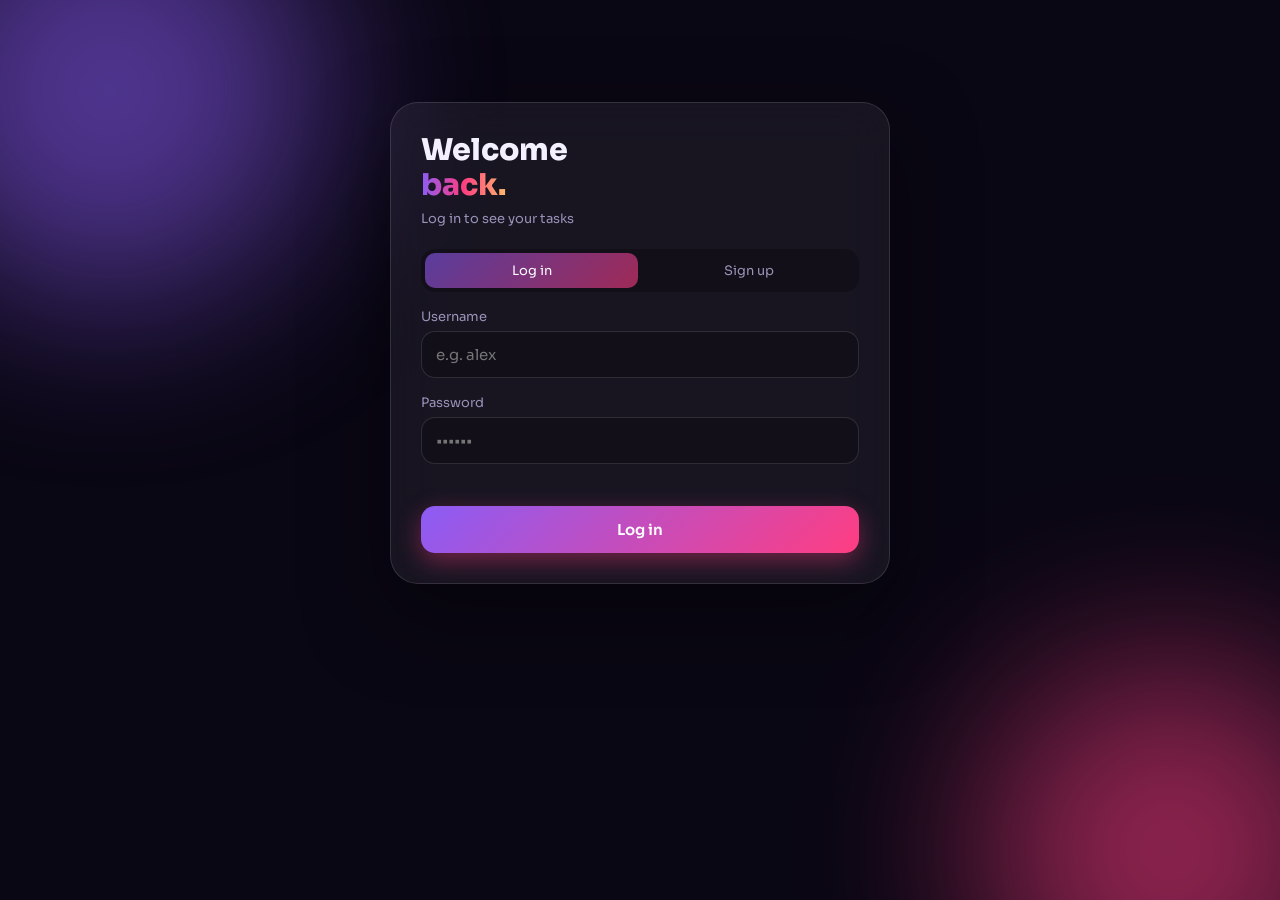
<file: index.html>
<!DOCTYPE html>
<html lang="en">
<head>
  <meta charset="UTF-8">
  <meta name="viewport" content="width=device-width, initial-scale=1">
  <title>NOCTURNE – To-Do</title>
  <link rel="preconnect" href="https://fonts.googleapis.com">
  <link href="https://fonts.googleapis.com/css2?family=Sora:wght@400;600;800&display=swap" rel="stylesheet">
  <link rel="stylesheet" href="css/style.css">
</head>
<body>
  <div class="blob one"></div>
  <div class="blob two"></div>

  <div class="app">

    <div class="topbar">
      <span id="userName"></span>
      <button id="logoutBtn">Log out</button>
    </div>

    <div class="header">
      <div>
        <h1 class="greeting" id="greeting"></h1>
        <div class="date" id="today"></div>
      </div>
      <div class="ring">
        <svg width="84" height="84" viewBox="0 0 84 84">
          <defs>
            <linearGradient id="grad" x1="0" y1="0" x2="1" y2="1">
              <stop offset="0%" stop-color="#8b5cf6"/>
              <stop offset="100%" stop-color="#ff3d81"/>
            </linearGradient>
          </defs>
          <circle class="track" cx="42" cy="42" r="34"/>
          <circle class="fill" id="ringFill" cx="42" cy="42" r="34"/>
        </svg>
        <div class="percent" id="percent">0%</div>
      </div>
    </div>

    <div class="add-box">
      <input id="taskInput" type="text" placeholder="Add a new task..." autocomplete="off">
      <div class="prio-picker" id="prioPicker" title="Priority">
        <button data-p="low"></button>
        <button data-p="medium" class="active"></button>
        <button data-p="high"></button>
      </div>
      <button id="addBtn" aria-label="Add task">+</button>
    </div>

    <div class="filters" id="filters">
      <button class="active" data-filter="all">All</button>
      <button data-filter="active">Active</button>
      <button data-filter="done">Done</button>
    </div>

    <ul id="taskList"></ul>

    <div class="footer">
      <span id="counter"></span>
      <button id="clearBtn">Clear completed</button>
    </div>
  </div>

  <script src="js/app.js"></script>
</body>
</html>
</file>
<file: css/style.css>
/* ===================================================
   style.css  –  shared by login.html and index.html
   =================================================== */

/* ---------- 1. Colours (change them here once) ---------- */
:root {
  --bg: #0a0714;
  --glass: rgba(255, 255, 255, 0.06);
  --glass-border: rgba(255, 255, 255, 0.12);
  --text: #f4f1ff;
  --muted: #9a93b8;
  --violet: #8b5cf6;
  --pink: #ff3d81;
  --amber: #ffb86b;
  --high: #ff3d81;
  --medium: #ffb86b;
  --low: #4ade80;
}

* { box-sizing: border-box; }

body {
  margin: 0;
  min-height: 100vh;
  font-family: "Sora", "Segoe UI", Arial, sans-serif;
  color: var(--text);
  background: var(--bg);
  display: flex;
  justify-content: center;
  padding: 48px 16px;
  overflow-x: hidden;
}

/* ---------- 2. Background glow + glass card ---------- */
.blob {
  position: fixed;
  border-radius: 50%;
  filter: blur(90px);
  opacity: 0.55;
  z-index: 0;
  animation: drift 14s ease-in-out infinite alternate;
}
.blob.one { width: 420px; height: 420px; background: var(--violet); top: -120px; left: -100px; }
.blob.two { width: 380px; height: 380px; background: var(--pink); bottom: -140px; right: -80px; animation-delay: -6s; }
@keyframes drift {
  from { transform: translate(0, 0) scale(1); }
  to   { transform: translate(50px, 40px) scale(1.15); }
}

.app {
  position: relative;
  z-index: 1;
  width: 100%;
  max-width: 500px;
  height: fit-content;
  padding: 30px;
  background: var(--glass);
  border: 1px solid var(--glass-border);
  border-radius: 28px;
  backdrop-filter: blur(24px);
  -webkit-backdrop-filter: blur(24px);
  box-shadow: 0 30px 80px rgba(0, 0, 0, 0.5);
}

/* ---------- 3. Header ---------- */
.topbar {
  display: flex;
  justify-content: space-between;
  align-items: center;
  margin-bottom: 18px;
  font-size: 13px;
  color: var(--muted);
}
#logoutBtn {
  font-family: inherit;
  font-size: 12px;
  color: var(--text);
  padding: 6px 12px;
  background: rgba(255, 255, 255, 0.08);
  border: 1px solid var(--glass-border);
  border-radius: 20px;
  cursor: pointer;
  transition: background 0.2s;
}
#logoutBtn:hover { background: rgba(255, 61, 129, 0.35); }

.header { display: flex; justify-content: space-between; align-items: center; gap: 16px; }
.greeting { margin: 0; font-size: 30px; font-weight: 800; line-height: 1.15; }
.greeting span {
  background: linear-gradient(90deg, var(--violet), var(--pink), var(--amber));
  -webkit-background-clip: text;
  background-clip: text;
  color: transparent;
}
.date { margin-top: 8px; color: var(--muted); font-size: 13px; }

/* Progress ring */
.ring { position: relative; width: 84px; height: 84px; flex-shrink: 0; }
.ring svg { transform: rotate(-90deg); }
.ring circle { fill: none; stroke-width: 7; }
.ring .track { stroke: rgba(255, 255, 255, 0.1); }
.ring .fill {
  stroke: url(#grad);
  stroke-linecap: round;
  stroke-dasharray: 213.6;
  stroke-dashoffset: 213.6;
  transition: stroke-dashoffset 0.6s ease;
  filter: drop-shadow(0 0 6px rgba(255, 61, 129, 0.7));
}
.ring .percent { position: absolute; inset: 0; display: grid; place-items: center; font-weight: 600; font-size: 17px; }

/* ---------- 4. Add-task row ---------- */
.add-box {
  margin-top: 26px;
  display: flex;
  gap: 10px;
  padding: 8px;
  background: rgba(0, 0, 0, 0.25);
  border: 1px solid var(--glass-border);
  border-radius: 18px;
  transition: box-shadow 0.25s, border-color 0.25s;
}
.add-box:focus-within { border-color: var(--violet); box-shadow: 0 0 0 4px rgba(139, 92, 246, 0.25); }
#taskInput {
  flex: 1;
  min-width: 0;
  padding: 10px 12px;
  font-family: inherit;
  font-size: 15px;
  color: var(--text);
  background: transparent;
  border: none;
  outline: none;
}
#taskInput::placeholder { color: var(--muted); }

.prio-picker { display: flex; align-items: center; gap: 8px; padding: 0 6px; }
.prio-picker button {
  width: 16px; height: 16px;
  border-radius: 50%;
  border: 2px solid transparent;
  cursor: pointer;
  opacity: 0.4;
  transition: transform 0.2s, opacity 0.2s;
}
.prio-picker button[data-p="low"]    { background: var(--low); }
.prio-picker button[data-p="medium"] { background: var(--medium); }
.prio-picker button[data-p="high"]   { background: var(--high); }
.prio-picker button.active { opacity: 1; transform: scale(1.3); border-color: #fff; }

#addBtn {
  width: 44px; height: 44px;
  font-size: 24px;
  color: #fff;
  border: none;
  border-radius: 14px;
  cursor: pointer;
  background: linear-gradient(135deg, var(--violet), var(--pink));
  box-shadow: 0 6px 20px rgba(255, 61, 129, 0.4);
  transition: transform 0.15s;
}
#addBtn:hover { transform: scale(1.08) rotate(90deg); }
#addBtn:active { transform: scale(0.95); }

/* ---------- 5. Filter tabs (also used for Log in / Sign up) ---------- */
.filters {
  display: flex;
  gap: 4px;
  margin: 22px 0 14px;
  padding: 4px;
  background: rgba(0, 0, 0, 0.25);
  border-radius: 14px;
}
.filters button {
  flex: 1;
  padding: 9px;
  font-family: inherit;
  font-size: 13px;
  color: var(--muted);
  background: transparent;
  border: none;
  border-radius: 10px;
  cursor: pointer;
  transition: all 0.2s;
}
.filters button.active {
  color: #fff;
  background: linear-gradient(135deg, rgba(139, 92, 246, 0.6), rgba(255, 61, 129, 0.6));
}

/* ---------- 6. Task cards ---------- */
ul { list-style: none; margin: 0; padding: 0; display: grid; gap: 10px; }

li {
  display: flex;
  align-items: center;
  gap: 14px;
  padding: 14px 16px;
  background: rgba(255, 255, 255, 0.05);
  border: 1px solid var(--glass-border);
  border-left: 4px solid var(--medium);
  border-radius: 16px;
  transition: transform 0.2s, background 0.2s;
}
li:hover { background: rgba(255, 255, 255, 0.09); transform: translateX(4px); }
li.high   { border-left-color: var(--high);   box-shadow: -6px 0 18px -8px var(--high); }
li.medium { border-left-color: var(--medium); box-shadow: -6px 0 18px -8px var(--medium); }
li.low    { border-left-color: var(--low);    box-shadow: -6px 0 18px -8px var(--low); }

li.new      { animation: slideIn 0.4s ease; }
li.removing { animation: slideOut 0.25s ease forwards; }
@keyframes slideIn {
  from { opacity: 0; transform: translateY(-14px) scale(0.96); }
  to   { opacity: 1; transform: none; }
}
@keyframes slideOut { to { opacity: 0; transform: translateX(60px); } }

.check {
  width: 24px; height: 24px;
  flex-shrink: 0;
  border-radius: 50%;
  border: 2px solid var(--muted);
  cursor: pointer;
  display: grid;
  place-items: center;
  color: transparent;
  font-size: 13px;
  transition: all 0.25s;
}
li.done .check {
  color: #fff;
  border-color: transparent;
  background: linear-gradient(135deg, var(--violet), var(--pink));
  box-shadow: 0 0 14px rgba(255, 61, 129, 0.6);
}

.task-text { flex: 1; font-size: 15px; word-break: break-word; }
li.done .task-text { color: var(--muted); text-decoration: line-through; }

.edit-input {
  flex: 1;
  padding: 4px 8px;
  font-family: inherit;
  font-size: 15px;
  color: var(--text);
  background: rgba(0, 0, 0, 0.3);
  border: 1px solid var(--violet);
  border-radius: 8px;
  outline: none;
}

.del {
  background: none;
  border: none;
  color: var(--muted);
  font-size: 16px;
  cursor: pointer;
  opacity: 0;
  transition: opacity 0.2s, color 0.2s;
}
li:hover .del { opacity: 1; }
.del:hover { color: var(--pink); }

.empty { text-align: center; color: var(--muted); padding: 34px 0; font-size: 14px; }

/* ---------- 7. Footer ---------- */
.footer {
  display: flex;
  justify-content: space-between;
  align-items: center;
  margin-top: 20px;
  font-size: 13px;
  color: var(--muted);
}
#clearBtn { font-family: inherit; font-size: 13px; color: var(--pink); background: none; border: none; cursor: pointer; }
#clearBtn:hover { text-decoration: underline; }

/* ---------- 8. Confetti ---------- */
.confetti {
  position: fixed;
  width: 8px; height: 8px;
  border-radius: 2px;
  pointer-events: none;
  z-index: 99;
  animation: pop 0.8s ease-out forwards;
}
@keyframes pop { to { transform: translate(var(--x), var(--y)) rotate(360deg); opacity: 0; } }

/* ---------- 9. Login page ---------- */
.login-card { margin-top: 6vh; }

form label {
  display: block;
  margin: 16px 0 6px;
  font-size: 13px;
  color: var(--muted);
}
form input {
  width: 100%;
  padding: 13px 14px;
  font-family: inherit;
  font-size: 15px;
  color: var(--text);
  background: rgba(0, 0, 0, 0.25);
  border: 1px solid var(--glass-border);
  border-radius: 14px;
  outline: none;
  transition: border-color 0.2s, box-shadow 0.2s;
}
form input:focus { border-color: var(--violet); box-shadow: 0 0 0 4px rgba(139, 92, 246, 0.25); }

.error { min-height: 20px; margin: 12px 0 0; font-size: 13px; color: var(--pink); }

.primary {
  width: 100%;
  margin-top: 10px;
  padding: 14px;
  font-family: inherit;
  font-size: 15px;
  font-weight: 600;
  color: #fff;
  border: none;
  border-radius: 14px;
  cursor: pointer;
  background: linear-gradient(135deg, var(--violet), var(--pink));
  box-shadow: 0 8px 24px rgba(255, 61, 129, 0.4);
  transition: transform 0.15s, filter 0.15s;
}
.primary:hover { transform: translateY(-2px); filter: brightness(1.1); }

@media (prefers-reduced-motion: reduce) {
  * { animation: none !important; transition: none !important; }
}
</file>
